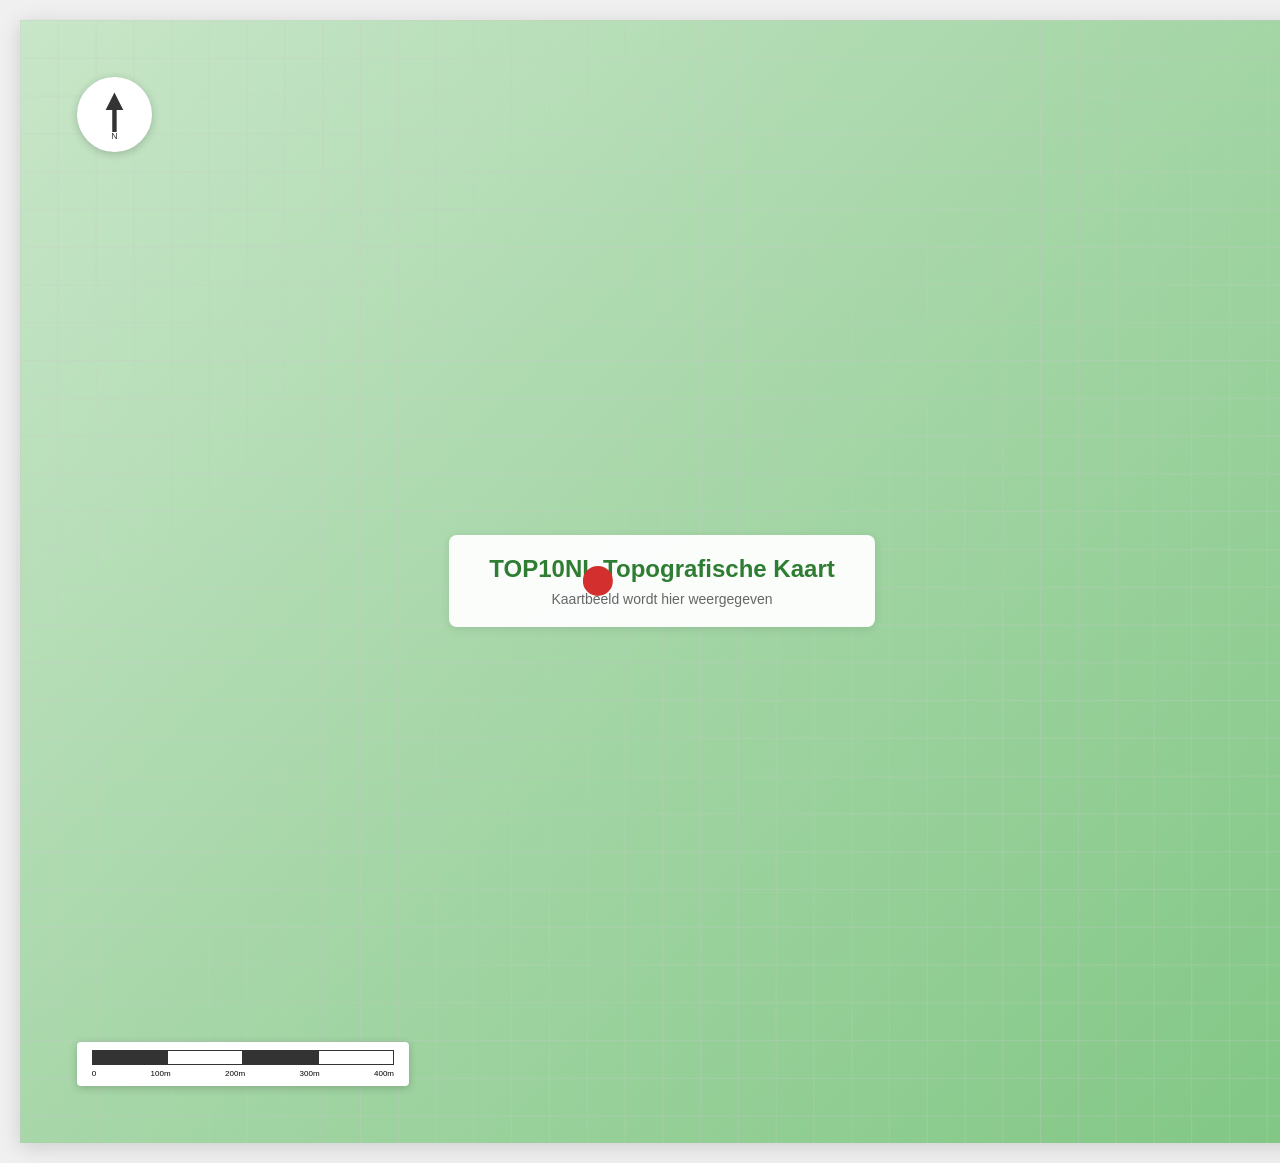
<file: mockup/a3-template.html>
<!DOCTYPE html>
<html lang="nl">
<head>
    <meta charset="UTF-8">
    <title>A3 Tekening Template - GIS2BIM OpenAnalysis</title>
    <style>
        @page {
            size: A3 landscape;
            margin: 0;
        }

        * {
            margin: 0;
            padding: 0;
            box-sizing: border-box;
        }

        body {
            font-family: 'Arial', sans-serif;
            background: #f0f0f0;
            padding: 20px;
        }

        .a3-page {
            width: 420mm;
            height: 297mm;
            background: white;
            margin: 0 auto;
            box-shadow: 0 4px 20px rgba(0,0,0,0.15);
            position: relative;
            overflow: hidden;
        }

        /* Main layout grid */
        .page-content {
            display: grid;
            grid-template-columns: 1fr 80mm;
            grid-template-rows: 1fr;
            height: 100%;
        }

        /* Map area */
        .map-area {
            background: #e8f4e8;
            border-right: 0.5mm solid #333;
            position: relative;
            overflow: hidden;
        }

        .map-placeholder {
            width: 100%;
            height: 100%;
            background:
                linear-gradient(90deg, rgba(200,200,200,0.3) 1px, transparent 1px),
                linear-gradient(rgba(200,200,200,0.3) 1px, transparent 1px),
                linear-gradient(135deg, #c8e6c8 0%, #a5d6a7 50%, #81c784 100%);
            background-size: 10mm 10mm, 10mm 10mm, 100% 100%;
            display: flex;
            align-items: center;
            justify-content: center;
        }

        .map-label {
            background: rgba(255,255,255,0.95);
            padding: 20px 40px;
            border-radius: 8px;
            text-align: center;
            box-shadow: 0 2px 10px rgba(0,0,0,0.1);
        }

        .map-label h2 {
            font-size: 24px;
            color: #2e7d32;
            margin-bottom: 8px;
        }

        .map-label p {
            font-size: 14px;
            color: #666;
        }

        /* North arrow */
        .north-arrow {
            position: absolute;
            top: 15mm;
            left: 15mm;
            width: 20mm;
            height: 20mm;
            background: white;
            border-radius: 50%;
            display: flex;
            align-items: center;
            justify-content: center;
            box-shadow: 0 2px 8px rgba(0,0,0,0.2);
        }

        .north-arrow svg {
            width: 14mm;
            height: 14mm;
        }

        /* Scale bar */
        .scale-bar {
            position: absolute;
            bottom: 15mm;
            left: 15mm;
            background: white;
            padding: 8px 15px;
            border-radius: 4px;
            box-shadow: 0 2px 8px rgba(0,0,0,0.2);
        }

        .scale-bar-graphic {
            display: flex;
            height: 4mm;
            margin-bottom: 4px;
        }

        .scale-segment {
            width: 20mm;
            border: 1px solid #333;
        }

        .scale-segment:nth-child(odd) {
            background: #333;
        }

        .scale-segment:nth-child(even) {
            background: white;
        }

        .scale-text {
            display: flex;
            justify-content: space-between;
            font-size: 8px;
            width: 80mm;
        }

        /* Location marker */
        .location-marker {
            position: absolute;
            top: 50%;
            left: 45%;
            transform: translate(-50%, -50%);
        }

        .marker-dot {
            width: 8mm;
            height: 8mm;
            background: #d32f2f;
            border: 2mm solid rgba(211, 47, 47, 0.3);
            border-radius: 50%;
        }

        /* Info panel */
        .info-panel {
            display: flex;
            flex-direction: column;
            padding: 8mm;
            background: #fafafa;
        }

        /* Title block */
        .title-block {
            border: 0.5mm solid #333;
            margin-bottom: 5mm;
        }

        .title-header {
            background: #1565c0;
            color: white;
            padding: 4mm;
            text-align: center;
        }

        .title-header h1 {
            font-size: 14px;
            font-weight: 600;
            margin-bottom: 2px;
        }

        .title-header p {
            font-size: 10px;
            opacity: 0.9;
        }

        .title-content {
            padding: 4mm;
        }

        .title-row {
            display: flex;
            border-bottom: 0.25mm solid #ddd;
            font-size: 9px;
        }

        .title-row:last-child {
            border-bottom: none;
        }

        .title-label {
            width: 25mm;
            padding: 2mm;
            background: #f5f5f5;
            font-weight: 600;
            color: #555;
        }

        .title-value {
            flex: 1;
            padding: 2mm;
            color: #333;
        }

        /* Legend */
        .legend {
            border: 0.5mm solid #333;
            margin-bottom: 5mm;
            flex: 1;
        }

        .legend-header {
            background: #424242;
            color: white;
            padding: 3mm 4mm;
            font-size: 10px;
            font-weight: 600;
        }

        .legend-content {
            padding: 4mm;
            font-size: 8px;
        }

        .legend-item {
            display: flex;
            align-items: center;
            margin-bottom: 3mm;
        }

        .legend-item:last-child {
            margin-bottom: 0;
        }

        .legend-symbol {
            width: 8mm;
            height: 4mm;
            margin-right: 3mm;
            border: 0.25mm solid #333;
        }

        .legend-text {
            color: #333;
        }

        /* Mini map */
        .mini-map {
            border: 0.5mm solid #333;
            margin-bottom: 5mm;
            height: 45mm;
        }

        .mini-map-header {
            background: #424242;
            color: white;
            padding: 2mm 4mm;
            font-size: 9px;
            font-weight: 600;
        }

        .mini-map-content {
            height: calc(100% - 7mm);
            background:
                linear-gradient(90deg, rgba(200,200,200,0.2) 1px, transparent 1px),
                linear-gradient(rgba(200,200,200,0.2) 1px, transparent 1px),
                linear-gradient(135deg, #e3f2fd 0%, #bbdefb 100%);
            background-size: 5mm 5mm, 5mm 5mm, 100% 100%;
            position: relative;
        }

        .mini-marker {
            position: absolute;
            top: 50%;
            left: 50%;
            transform: translate(-50%, -50%);
            width: 4mm;
            height: 4mm;
            background: #d32f2f;
            border-radius: 50%;
        }

        /* Company block */
        .company-block {
            border: 0.5mm solid #333;
        }

        .company-logo {
            background: #1565c0;
            padding: 4mm;
            text-align: center;
        }

        .company-logo span {
            color: white;
            font-size: 12px;
            font-weight: 700;
        }

        .company-info {
            padding: 3mm 4mm;
            font-size: 7px;
            color: #666;
            text-align: center;
            line-height: 1.4;
        }

        .drawing-number {
            background: #f5f5f5;
            padding: 3mm;
            text-align: center;
            border-top: 0.25mm solid #ddd;
        }

        .drawing-number span {
            font-size: 11px;
            font-weight: 700;
            color: #333;
        }

        /* Print styles */
        @media print {
            body {
                background: white;
                padding: 0;
            }

            .a3-page {
                box-shadow: none;
            }
        }
    </style>
</head>
<body>
    <div class="a3-page">
        <div class="page-content">
            <!-- Map Area -->
            <div class="map-area">
                <div class="map-placeholder">
                    <div class="map-label">
                        <h2>TOP10NL Topografische Kaart</h2>
                        <p>Kaartbeeld wordt hier weergegeven</p>
                    </div>
                </div>

                <!-- North Arrow -->
                <div class="north-arrow">
                    <svg viewBox="0 0 24 24" fill="none">
                        <path d="M12 2L8 10h3v10h2V10h3L12 2z" fill="#333"/>
                        <text x="12" y="23" text-anchor="middle" font-size="4" fill="#333">N</text>
                    </svg>
                </div>

                <!-- Scale Bar -->
                <div class="scale-bar">
                    <div class="scale-bar-graphic">
                        <div class="scale-segment"></div>
                        <div class="scale-segment"></div>
                        <div class="scale-segment"></div>
                        <div class="scale-segment"></div>
                    </div>
                    <div class="scale-text">
                        <span>0</span>
                        <span>100m</span>
                        <span>200m</span>
                        <span>300m</span>
                        <span>400m</span>
                    </div>
                </div>

                <!-- Location Marker -->
                <div class="location-marker">
                    <div class="marker-dot"></div>
                </div>
            </div>

            <!-- Info Panel -->
            <div class="info-panel">
                <!-- Title Block -->
                <div class="title-block">
                    <div class="title-header">
                        <h1>GIS2BIM OpenAnalysis</h1>
                        <p>Locatie Rapport Generator</p>
                    </div>
                    <div class="title-content">
                        <div class="title-row">
                            <div class="title-label">Project</div>
                            <div class="title-value">Locatie Analyse</div>
                        </div>
                        <div class="title-row">
                            <div class="title-label">Adres</div>
                            <div class="title-value">Binnenhof 1, Den Haag</div>
                        </div>
                        <div class="title-row">
                            <div class="title-label">Gemeente</div>
                            <div class="title-value">'s-Gravenhage</div>
                        </div>
                        <div class="title-row">
                            <div class="title-label">Coordinaten</div>
                            <div class="title-value">52.0799, 4.3134 (WGS84)</div>
                        </div>
                        <div class="title-row">
                            <div class="title-label">RD</div>
                            <div class="title-value">X: 81.234 Y: 454.567</div>
                        </div>
                        <div class="title-row">
                            <div class="title-label">Schaal</div>
                            <div class="title-value">1:2.500</div>
                        </div>
                        <div class="title-row">
                            <div class="title-label">Datum</div>
                            <div class="title-value">13 januari 2026</div>
                        </div>
                    </div>
                </div>

                <!-- Legend -->
                <div class="legend">
                    <div class="legend-header">Legenda</div>
                    <div class="legend-content">
                        <div class="legend-item">
                            <div class="legend-symbol" style="background: #81c784;"></div>
                            <div class="legend-text">Groenvoorziening</div>
                        </div>
                        <div class="legend-item">
                            <div class="legend-symbol" style="background: #90caf9;"></div>
                            <div class="legend-text">Water</div>
                        </div>
                        <div class="legend-item">
                            <div class="legend-symbol" style="background: #ffcc80;"></div>
                            <div class="legend-text">Bebouwd gebied</div>
                        </div>
                        <div class="legend-item">
                            <div class="legend-symbol" style="background: #e0e0e0;"></div>
                            <div class="legend-text">Verharding</div>
                        </div>
                        <div class="legend-item">
                            <div class="legend-symbol" style="background: #ef9a9a;"></div>
                            <div class="legend-text">Hoofdgebouw</div>
                        </div>
                        <div class="legend-item">
                            <div class="legend-symbol" style="background: none; border-style: dashed;"></div>
                            <div class="legend-text">Perceelgrens</div>
                        </div>
                        <div class="legend-item">
                            <div class="legend-symbol" style="background: #d32f2f; border-radius: 50%;"></div>
                            <div class="legend-text">Locatie marker</div>
                        </div>
                    </div>
                </div>

                <!-- Mini Map -->
                <div class="mini-map">
                    <div class="mini-map-header">Overzichtskaart</div>
                    <div class="mini-map-content">
                        <div class="mini-marker"></div>
                    </div>
                </div>

                <!-- Company Block -->
                <div class="company-block">
                    <div class="company-logo">
                        <span>GIS2BIM</span>
                    </div>
                    <div class="company-info">
                        OpenAEC Foundation<br>
                        www.openaec.org<br>
                        Open Source GIS Tools
                    </div>
                    <div class="drawing-number">
                        <span>Tekening 1 van 15</span>
                    </div>
                </div>
            </div>
        </div>
    </div>
</body>
</html>
</file>
